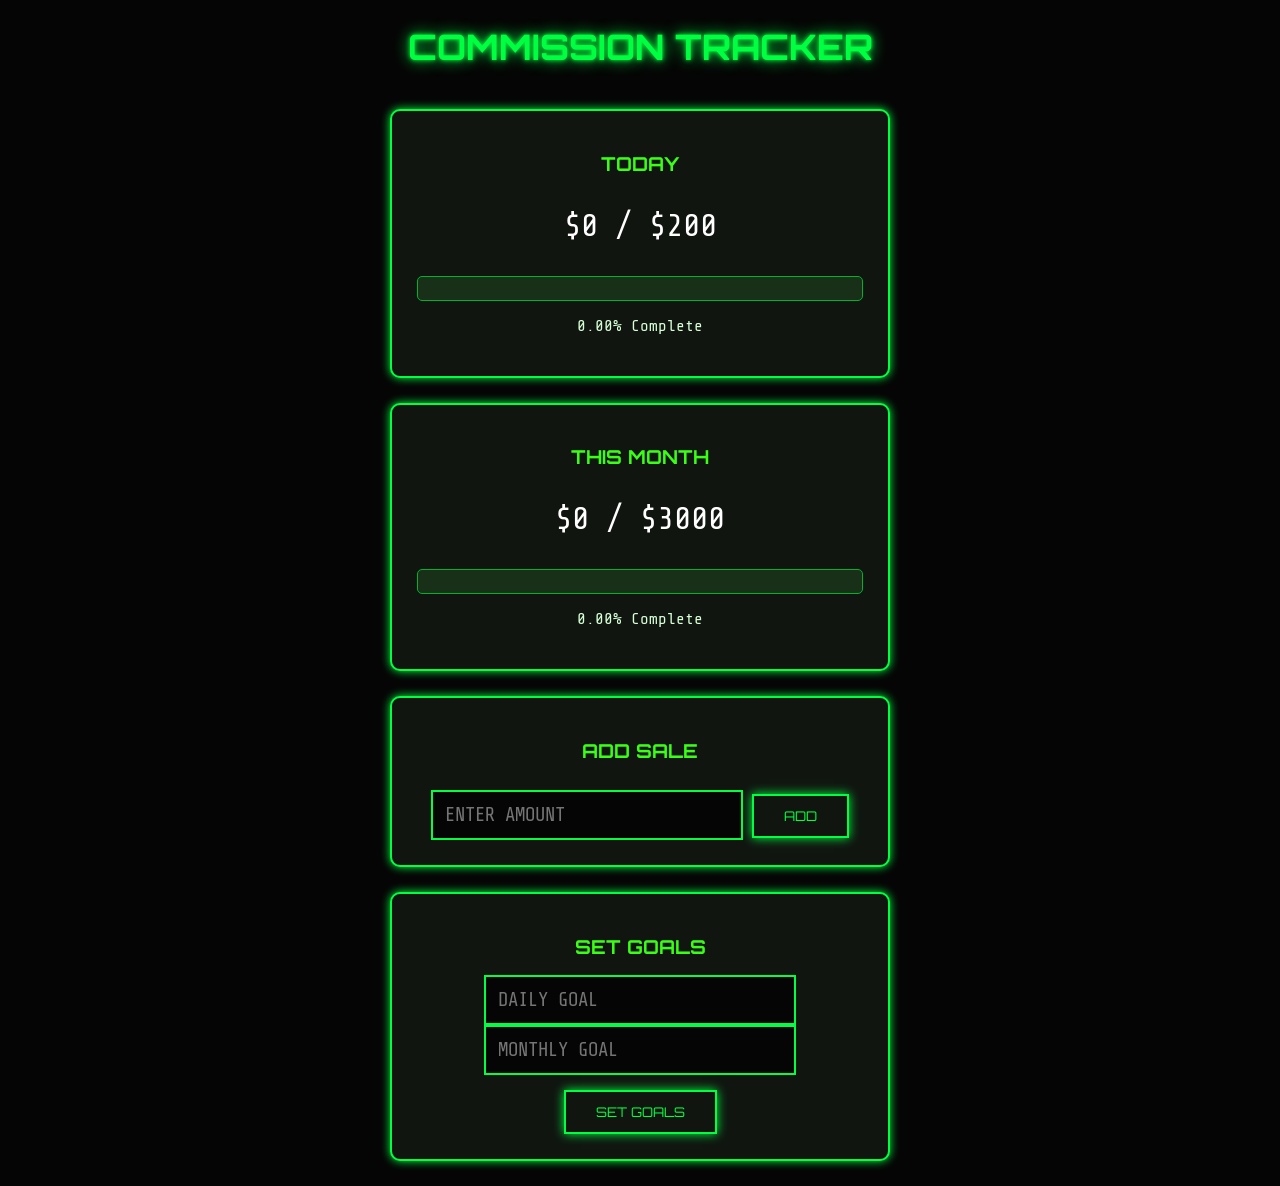
<file: index.html>
<!DOCTYPE html>
<html lang="en">

<head>
    <meta charset="UTF-8">
    <meta name="viewport" content="width=device-width, initial-scale=1.0">
	<link rel="icon" type="image/png" href="logo.jpg">
    <title>Commission Tracker</title>

    <!-- CSS connection -->
    <link rel="stylesheet" href="style.css">

    <!-- Arcade font -->
    <link href="https://fonts.googleapis.com/css2?family=Orbitron:wght@400;700;900&family=Share+Tech+Mono&display=swap" rel="stylesheet">

</head>


<body>

    <div class="container">

        <h1>COMMISSION TRACKER</h1>


        <div class="card">

            <h2>TODAY</h2>

            <p id="todayMoney" class="money">
                $0 / $200
            </p>

            <div class="progress-bar">
                <div id="todayProgress" class="progress-fill"></div>
            </div>

            <p id = "dailystat" class="status">
                0% COMPLETE
            </p>

        </div>



        <div class="card">

            <h2>THIS MONTH</h2>

            <p id="monthlyMoney" class="money">
                $0 / $3000
            </p>

            <div class="progress-bar">
                <div id="monthlyProgress" class="progress-fill"></div>
            </div>

            <p id = "monthlystat" class="status">
                0% COMPLETE
            </p>

        </div>



        <div class="card">

            <h2>ADD SALE</h2>

            <input 
                id="commissionInput"
		type="number" 
		placeholder="ENTER AMOUNT"
            >

            <button id="addButton">
                ADD
            </button>

        </div>
	<div class="card">

		<h2>SET GOALS</h2>

	<input
		id="dailyGoalInput"
		type="number"
		placeholder="DAILY GOAL">

	<input
		id="monthlyGoalInput"
		type="number"
		placeholder="MONTHLY GOAL">

	<button id="setGoalButton">
		SET GOALS
	</button>

</div>



    </div>


    <!-- JavaScript connection -->
    <script src="script.js"></script>

</body>

</html>
</file>
<file: style.css>
/* ---------- General ---------- */

* {
    box-sizing: border-box;
}


body {

    margin: 0;
    min-height: 100vh;

    background-color: #050505;

    color: #d6ffd6;

    font-family: "Share Tech Mono", monospace;

    display: flex;
    justify-content: center;
    align-items: center;

}


/* ---------- Main container ---------- */

.container {

    width: 90%;
    max-width: 500px;

    text-align: center;

}



/* ---------- Title ---------- */

h1 {

    font-family: "Orbitron", sans-serif;

    color: #00ff41;

    font-size: 2.2rem;

    text-shadow:
        0 0 5px #00ff41,
        0 0 15px #00ff41;

    margin-bottom: 40px;

}



h2 {

    font-family: "Orbitron", sans-serif;

    color: #39ff14;

    font-size: 1.2rem;

}



/* ---------- Cards ---------- */

.card {

    background-color: #101510;

    border: 2px solid #00ff41;

    border-radius: 10px;

    padding: 25px;

    margin-bottom: 25px;


    box-shadow:
        0 0 10px #00ff41;

}



/* ---------- Numbers ---------- */

.money {

    font-size: 2rem;

    color: #ffffff;

}



/* ---------- Progress bar ---------- */

.progress-bar {

    width: 100%;
    height: 25px;

    background-color: #183018;

    border: 1px solid #00b32d;

    border-radius: 5px;

    overflow: hidden;

}


.progress-fill {

    width: 0%;

    height: 100%;

    background-color: #00ff41;

    box-shadow:
        0 0 15px #00ff41;

}



/* ---------- Input ---------- */

input {

    width: 70%;

    padding: 12px;

    background-color: #050505;

    border: 2px solid #00ff41;

    color: #00ff41;

    font-family: "Share Tech Mono", monospace;

    font-size: 1.2rem;

}



/* ---------- Button ---------- */

button {

    margin-top: 15px;

    padding: 12px 30px;

    background-color: transparent;

    border: 2px solid #00ff41;

    color: #00ff41;

    font-family: "Orbitron", sans-serif;

    cursor: pointer;


    box-shadow:
        0 0 10px #00ff41;

}



button:hover {

    background-color: #00ff41;

    color: black;

}
</file>
